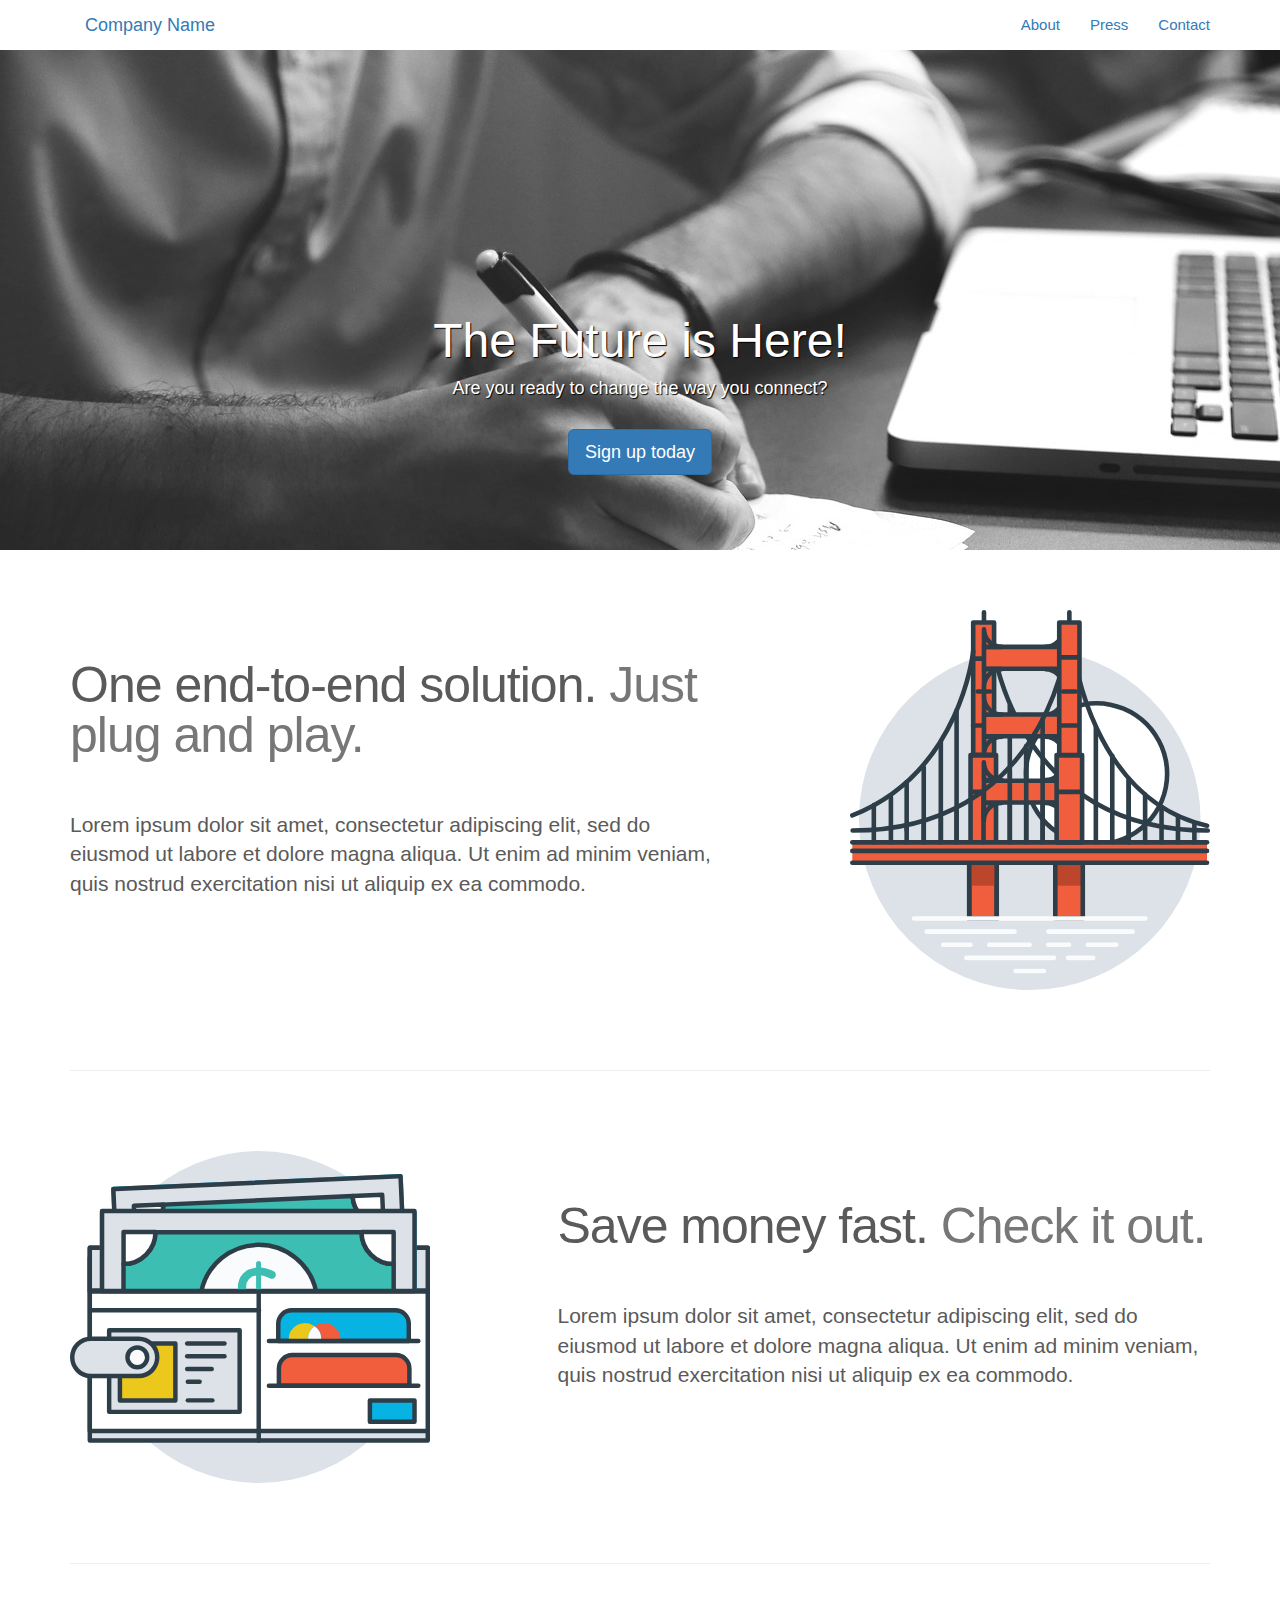
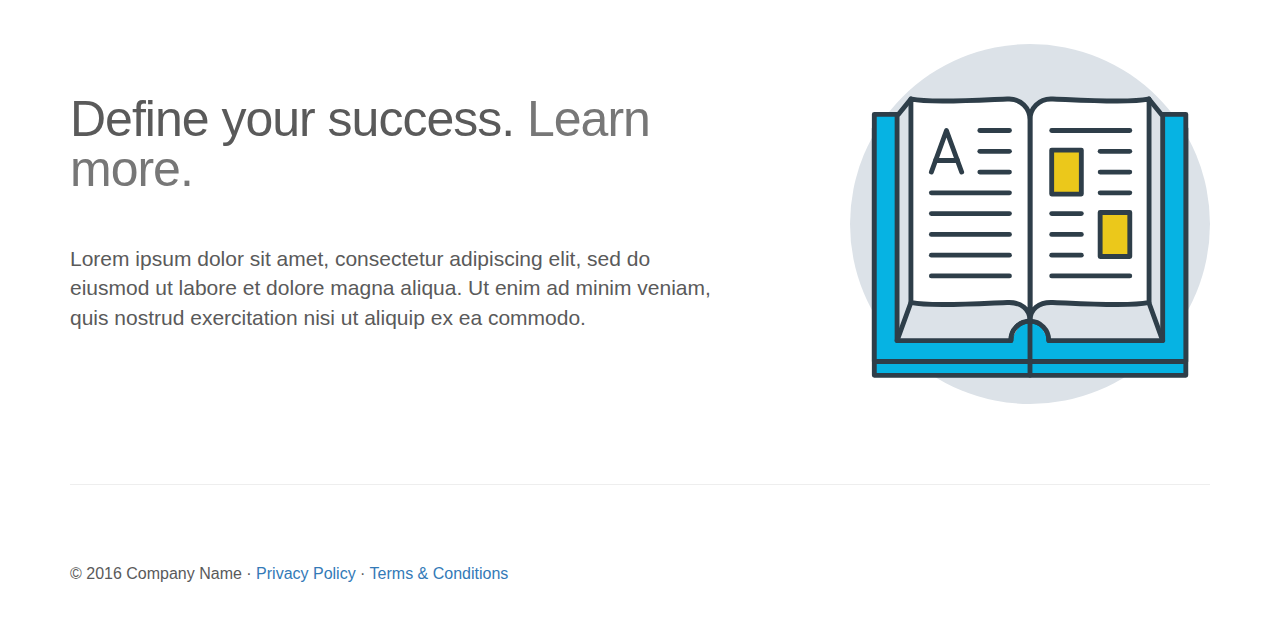
<file: div-soup-clean-up/index.html>
<!DOCTYPE html>
<html lang="en">
  <head>
    <meta charset="utf-8">
    <meta http-equiv="X-UA-Compatible" content="IE=edge">
    <meta name="viewport" content="width=device-width, initial-scale=1">
    <title>Div Soup Clean Up</title>
    <link href="css/bootstrap.min.css" rel="stylesheet">
    <link href="css/styles.css" rel="stylesheet">
    <meta name="udacity-grader" content="http://udacity.github.io/fend/lessons/L5/problem-set/09-div-soup-clean-up/tests.json">
  </head>
  <body>
    <header class="navbar-static-top">
      <section class="container">
          <a class="navbar-brand" href="#">Company Name</a>
          <nav>
            <ul class="nav navbar-nav navbar-right">
              <li><a href="#">About</a></li>
              <li><a href="#">Press</a></li>
              <li><a href="#">Contact</a></li>
            </ul>
          </nav>
        </section>
    </header>
    <section class="container hero">
      <div class="hero-image"></div>
      <div class="hero-text">
        <h1 class="headline">The Future is Here!</h1>
        <p class="teaser">Are you ready to change the way you connect?</p>
        <button class="btn btn-lg btn-primary" href="#">Sign up today</button>
      </div>
    </section>
    <section class="container">
      <article class="row">
        <div class="col-md-7">
          <h2 class="featured-heading">One end-to-end solution. <span class="text-muted">Just plug and play.</span></h2>
          <p class="lead">Lorem ipsum dolor sit amet, consectetur adipiscing elit, sed do eiusmod ut labore et dolore magna aliqua. Ut enim ad minim veniam, quis nostrud exercitation nisi ut aliquip ex ea commodo.</p>
        </div>
        <div class="col-md-4 col-md-offset-1">
          <img class="featured-image img-responsive center-block" src="img/bridge.svg" alt="bridge">
        </div>
      </article>
      <hr class="divider">
      <article class="row">
        <div class="col-md-7 col-md-push-5">
          <h2 class="featured-heading">Save money fast. <span class="text-muted">Check it out.</span></h2>
          <p class="lead">Lorem ipsum dolor sit amet, consectetur adipiscing elit, sed do eiusmod ut labore et dolore magna aliqua. Ut enim ad minim veniam, quis nostrud exercitation nisi ut aliquip ex ea commodo.</p>
        </div>
        <div class="col-md-4 col-md-pull-7">
          <img class="featured-image img-responsive center-block" src="img/wallet.svg" alt="wallet">
        </div>
      </article>
      <hr class="divider">
      <article class="row">
        <div class="col-md-7">
          <h2 class="featured-heading">Define your success. <span class="text-muted">Learn more.</span></h2>
          <p class="lead">Lorem ipsum dolor sit amet, consectetur adipiscing elit, sed do eiusmod ut labore et dolore magna aliqua. Ut enim ad minim veniam, quis nostrud exercitation nisi ut aliquip ex ea commodo.</p>
        </div>
        <div class="col-md-4 col-md-offset-1">
          <img class="featured-image img-responsive center-block" src="img/book.svg" alt="book">
        </div>
      </article>
      <hr class="divider">
      <footer>
        <p>&copy; 2016 Company Name &middot; <a href="#">Privacy Policy</a> &middot; <a href="#">Terms &amp; Conditions</a></p>
      </footer>
    </section>
  </body>
</html>
</file>
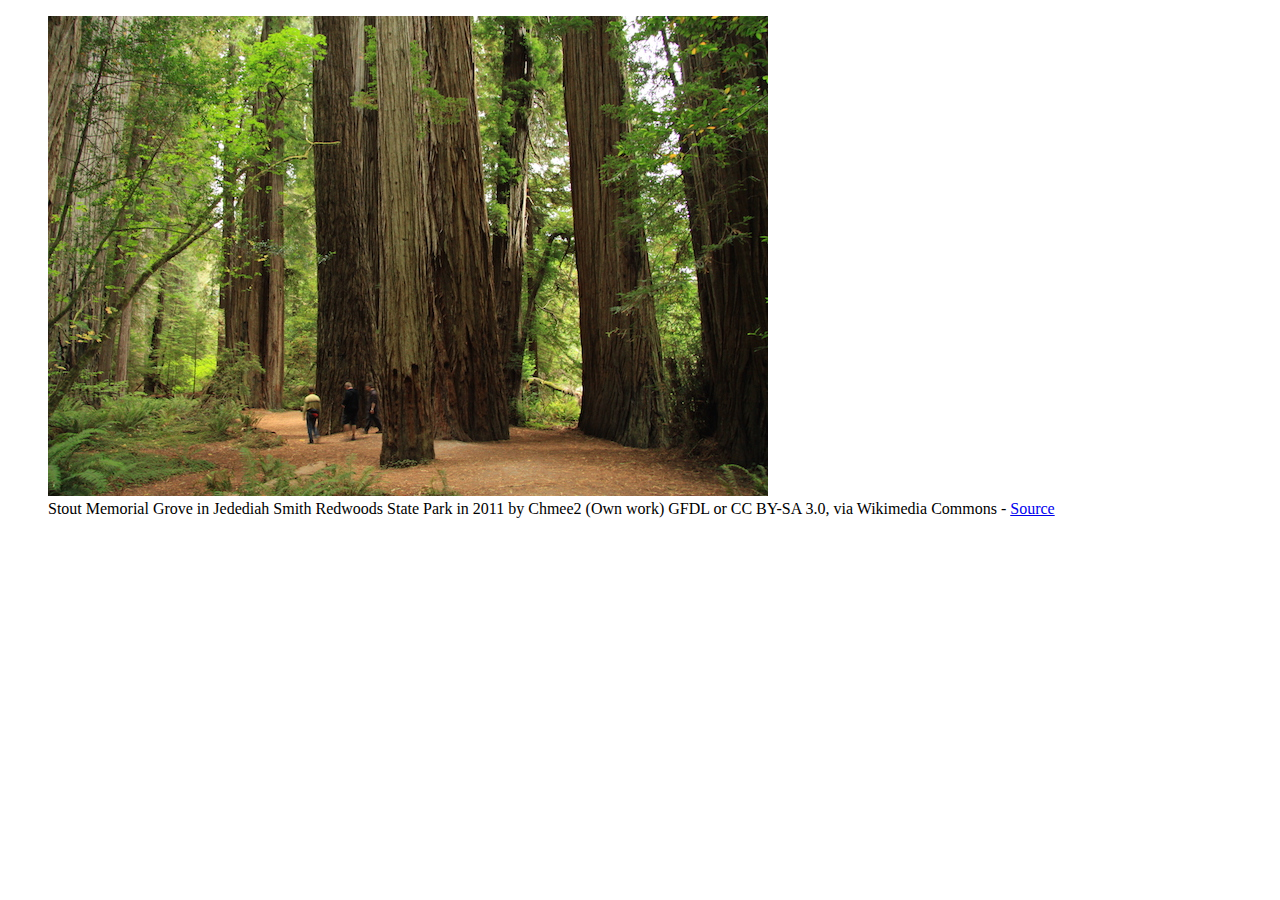
<file: figures/index.html>
<!DOCTYPE html>
<html lang="en">
<head>
  <meta charset="UTF-8">
  <title>Figures Quiz</title>
  <!-- the next line loads the tests for the Udacity Feedback extension -->
  <meta name="udacity-grader" content="http://udacity.github.io/fend/fend-refresh/lesson2/problem-set/figures/tests.json">
</head>
<body>
  <!--
  You'll see some text written like this below: [words that are displayed](http://website.com). This is Markdown syntax for a link. You can think of Markdown as HTML shorthand. You'll need to turn it into HTML that looks like <a href="http://website.com">words that are displayed</a>.

  Learn more about Markdown here: https://daringfireball.net/projects/markdown/
  -->

  <!-- Turn this into HTML! -->
  <figure>
      <img src="redwoods_state_park.jpg" alt="Redwoods State Park">
      <figcaption>
        Stout Memorial Grove in Jedediah Smith Redwoods State Park in 2011 
        by Chmee2 (Own work) GFDL or CC BY-SA 3.0, via Wikimedia Commons - 
        <a href="https://commons.wikimedia.org/wiki/File%3AStout_Memorial_Grove_
        in_Jedediah_Smith_Redwoods_State_Park_in_2011_(22).JPG">Source</a>
  </figure>
</body>
</html>
</file>
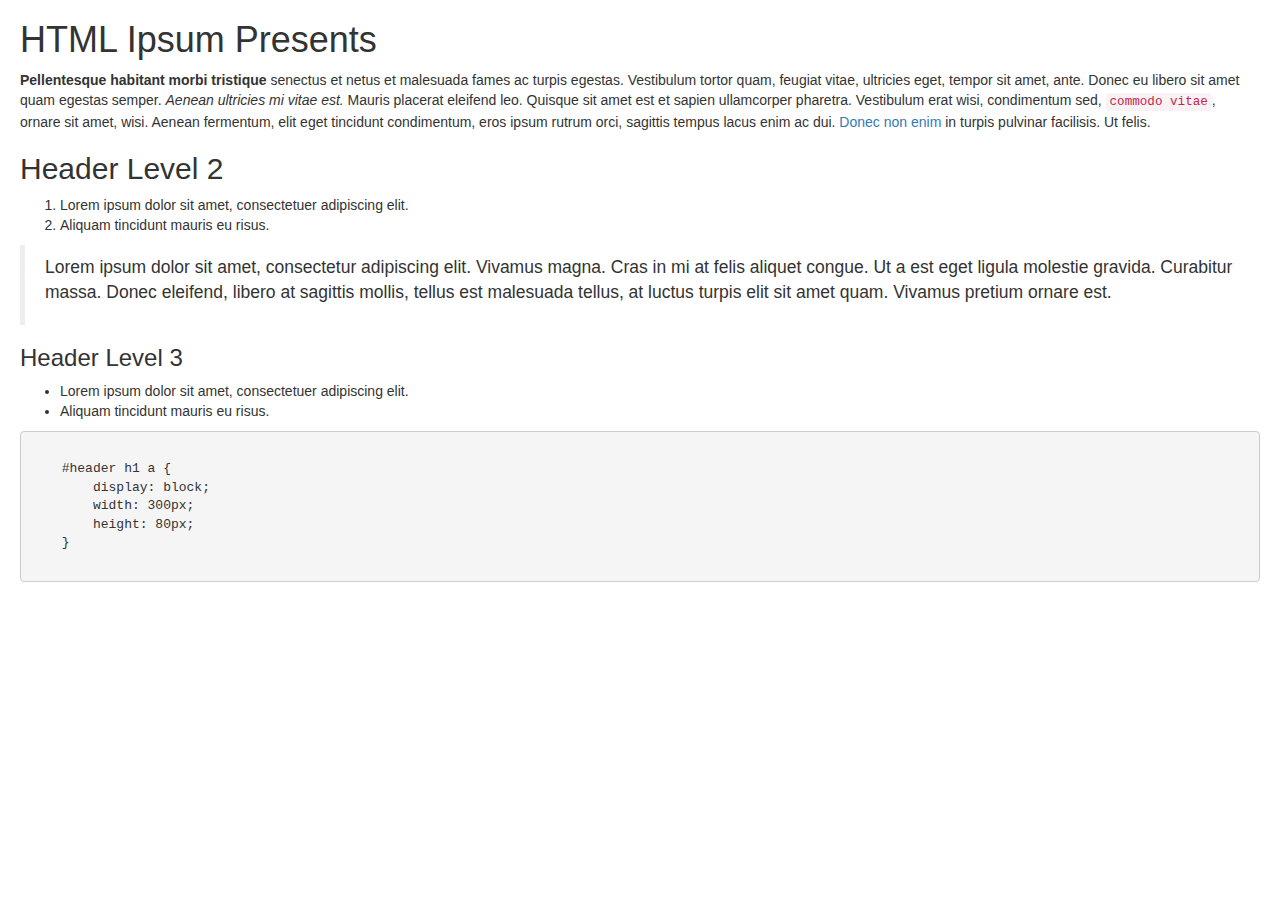
<file: practice-keyboard-shortcuts/index.html>
<!DOCTYPE html>
<html lang="en">
<head>
    <meta charset="UTF-8">
    <title>Keyboard Shortcuts - Practice</title>
    <link rel="stylesheet" type="text/css" href="css/main.css" media="screen">
    <style>
        body {
            padding: 0 20px 0 20px;
        }
    </style>
</head>
<body>
    <h1>HTML Ipsum Presents</h1>
           
    <p><strong>Pellentesque habitant morbi tristique</strong> senectus et netus et malesuada fames ac turpis egestas. Vestibulum tortor quam, feugiat vitae, ultricies eget, tempor sit amet, ante. Donec eu libero sit amet quam egestas semper. <em>Aenean ultricies mi vitae est.</em> Mauris placerat eleifend leo. Quisque sit amet est et sapien ullamcorper pharetra. Vestibulum erat wisi, condimentum sed, <code>commodo vitae</code>, ornare sit amet, wisi. Aenean fermentum, elit eget tincidunt condimentum, eros ipsum rutrum orci, sagittis tempus lacus enim ac dui. <a href="#">Donec non enim</a> in turpis pulvinar facilisis. Ut felis.</p>

    <h2>Header Level 2</h2>
               
    <ol>
       <li>Lorem ipsum dolor sit amet, consectetuer adipiscing elit.</li>
       <li>Aliquam tincidunt mauris eu risus.</li>
    </ol>

    <blockquote><p>Lorem ipsum dolor sit amet, consectetur adipiscing elit. Vivamus magna. Cras in mi at felis aliquet congue. Ut a est eget ligula molestie gravida. Curabitur massa. Donec eleifend, libero at sagittis mollis, tellus est malesuada tellus, at luctus turpis elit sit amet quam. Vivamus pretium ornare est.</p></blockquote>

    <h3>Header Level 3</h3>

    <ul>
       <li>Lorem ipsum dolor sit amet, consectetuer adipiscing elit.</li>
       <li>Aliquam tincidunt mauris eu risus.</li>
    </ul>

    <pre><code>
    #header h1 a { 
        display: block; 
        width: 300px; 
        height: 80px; 
    }
    </code></pre>
</body>
</html>
</file>
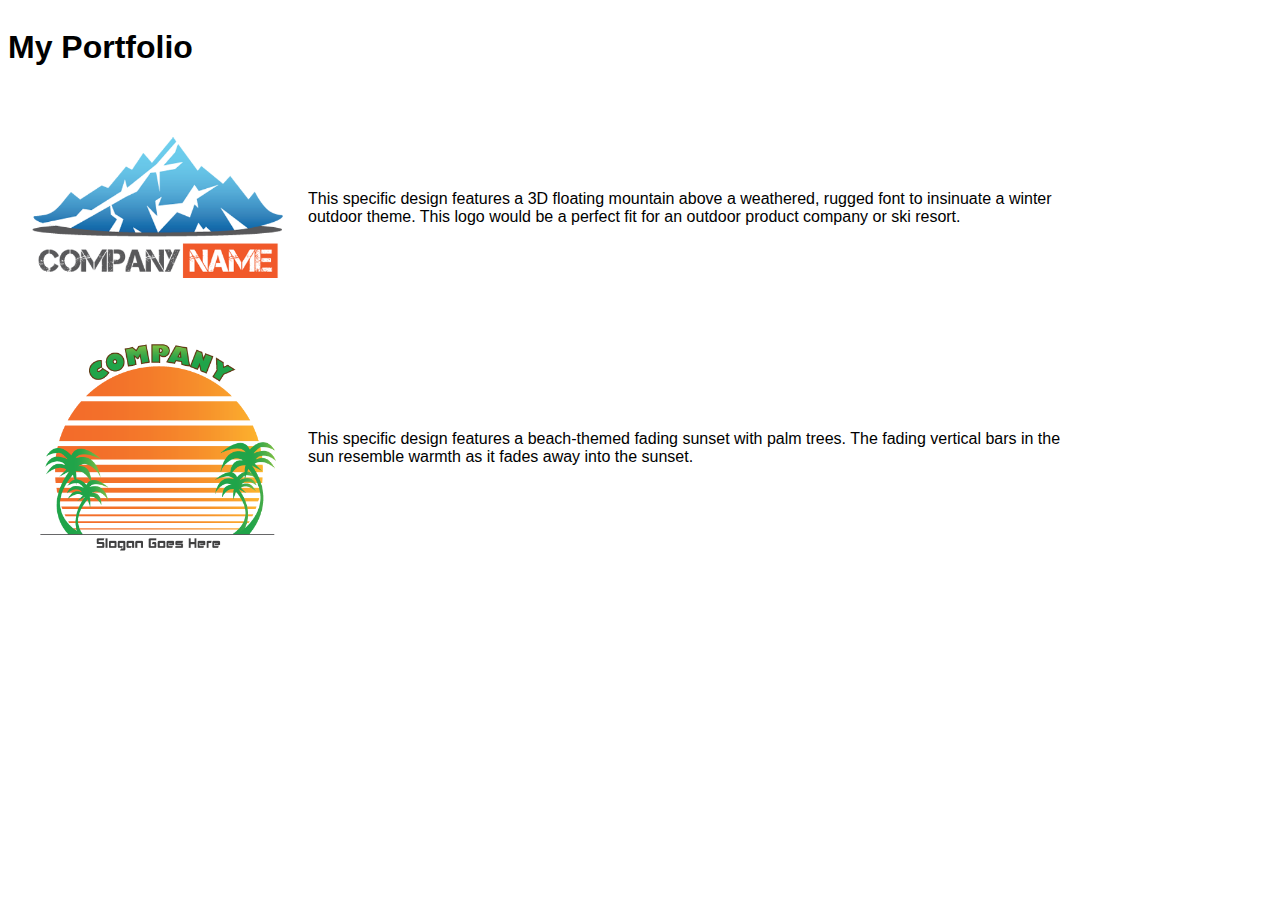
<file: CSS Syntax Problem Set/link-to-a-stylesheet/index.html>
<!DOCTYPE html>

<!-- Instructions: Add a link to the stylesheet 'styles.css' at the designated spot below. -->

<!-- Hints:

* sample link: <link href="path-to-stylesheet/stylesheet.css" rel="stylesheet">
* path to stylesheet: "css/styles.css"

-->

<html>
<head>
	<title>Link to a Stylesheet Quiz</title>
	<!-- the next line loads the tests for the Udacity Feedback extension -->
	<meta name="udacity-grader" content="http://udacity.github.io/fend/lessons/L3/problem-set/10-link-to-a-stylesheet/tests.json">
	<!-- add link here -->
	<link href="css/styles.css" rel="stylesheet">
</head>
<body>
	<div class="container">
		<div class="portfolio">
			<h1>My Portfolio</h1>
			<div class="item">
				<img src="img/out-cold.png" width="300">
				<span>This specific design features a 3D floating mountain above a weathered, rugged font to insinuate a winter outdoor theme. This logo would be a perfect fit for an outdoor product company or ski resort.</span>
			</div>
			<div class="item">
				<img src="img/retro-beach.png" width="300">
				<span>This specific design features a beach-themed fading sunset with palm trees. The fading vertical bars in the sun resemble warmth as it fades away into the sunset.</span>
			</div>
		</div>
	</div>
</body>
</html>
</file>
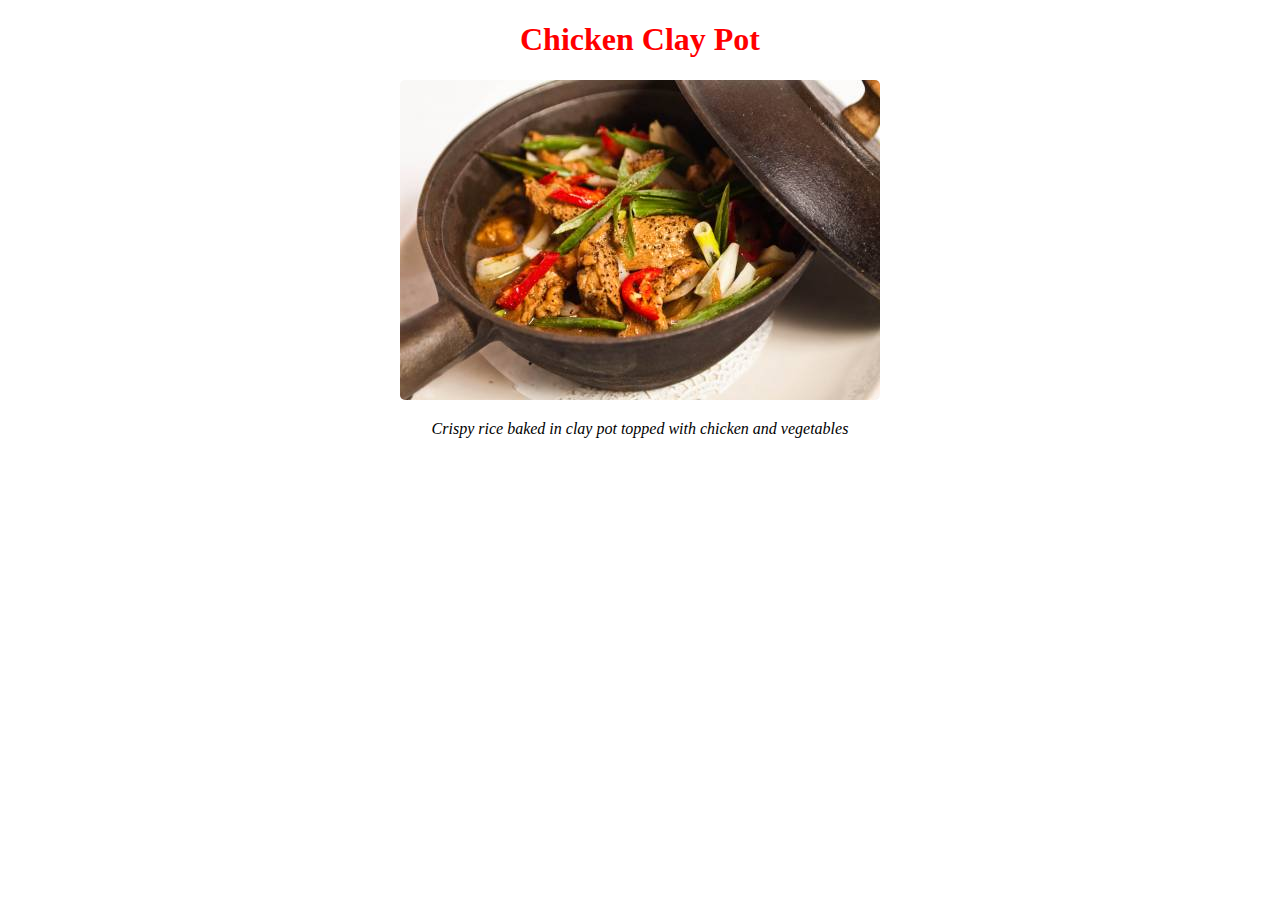
<file: CSS Syntax Problem Set/writing-selectors/index.html>
<!DOCTYPE html>
<html>
<head>
	<title>Writing Selectors Quiz</title>
	<!-- the next line loads the tests for the Udacity Feedback extension -->
	<meta name="udacity-grader" content="http://udacity.github.io/fend/lessons/L3/problem-set/05-writing-selectors/tests.json">
	<style>
		* {
			text-align: center;
		}
		h1 {
			color: red;
		}
		img {
			border-radius: 5px;
		}
		p {
			font-style: italic;
		}
	</style>
</head>
<body>
	<div id="menu">
		<h1 class="item">Chicken Clay Pot</h1>
		<img src="img/clay-pot.jpg" alt="clay pot" class="picture">
		<p class="description">Crispy rice baked in clay pot topped with chicken and vegetables</p>
	</div>
</body>
</html>
</file>
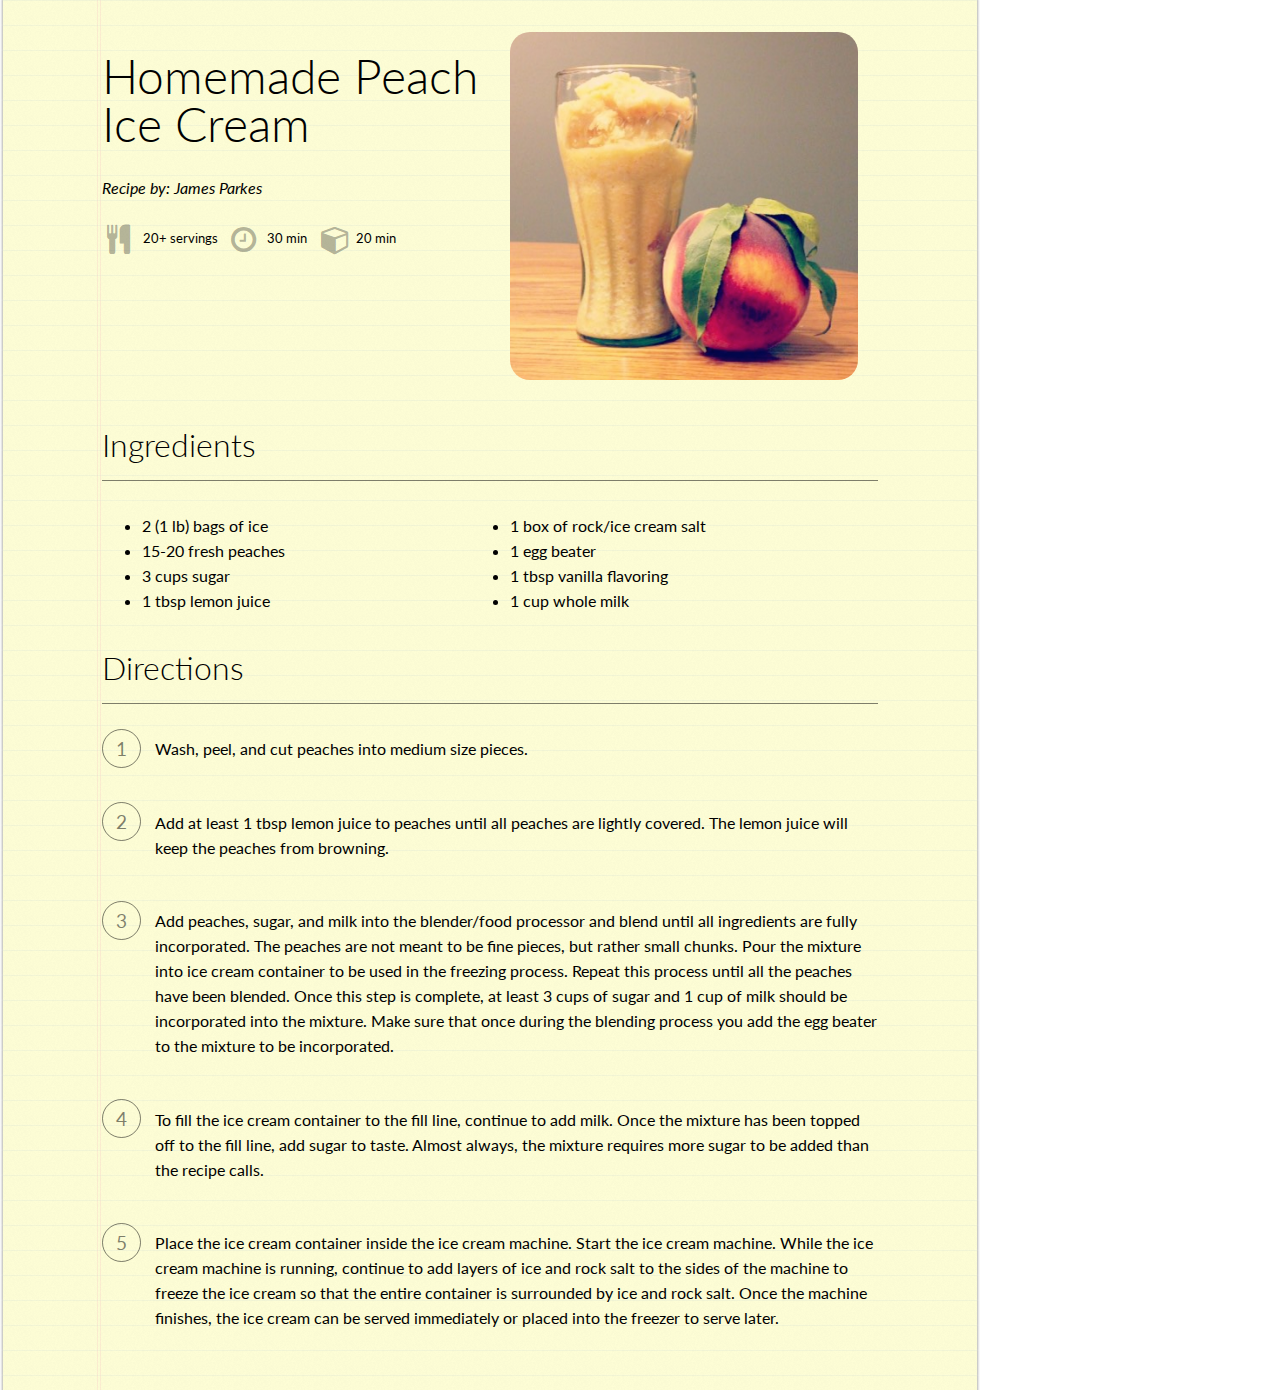
<file: making-peach-ice-cream/making-peach-ice-cream/index.html>
<!DOCTYPE html>
<html lang="en">
<head>
	<meta charset="utf-8">
	<title>Making Peach Ice Cream</title>
	<link href="https://fonts.googleapis.com/css?family=Lato:400,300,700" rel="stylesheet">
	<link rel="stylesheet" href="https://maxcdn.bootstrapcdn.com/font-awesome/4.6.1/css/font-awesome.min.css">
	<link href="css/styles.css" rel="stylesheet">
    <meta name="udacity-grader" content="http://udacity.github.io/fend/lessons/L5/problem-set/07-making-peach-ice-cream/tests.json">
</head>
<body>
	<main class="recipe">
		<section class="section-content clearfix">
			<div class="recipe-image">
				<img src="img/homemade-peach-ice-cream.png" alt="homemade peach ice cream">
			</div>
			<div class="recipe-summary">
				<h2 class="recipe-title">Homemade Peach Ice Cream</h2>
				<p class="recipe-author">
					<em>Recipe by: James Parkes</em>
				</p>
				<ul class="recipe-notes">
					<li class="recipe-note"><span><i class="fa fa-cutlery" aria-hidden="true"></i> 20+ servings</span></li>
					<li class="recipe-note"><span><i class="fa fa-clock-o" aria-hidden="true"></i> 30 min</span></li>
					<li class="recipe-note"><span><i class="fa fa-cube" aria-hidden="true"></i> 20 min</span></li>
				</ul>
			</div>
		</section>
		<section class="section-content clearfix">
			<h3 class="section-title">Ingredients</h3>
			<ul class="recipe-ingredients">
				<li>2 (1 lb) bags of ice</li>
				<li>1 box of rock/ice cream salt</li>
				<li>15-20 fresh peaches</li>
				<li>1 egg beater</li>
				<li>3 cups sugar</li>
				<li>1 tbsp vanilla flavoring</li>
				<li>1 tbsp lemon juice</li>
				<li>1 cup whole milk</li>
			</ul>
		</section>
		<section class="section-content clearfix">
			<h3 class="section-title">Directions</h3>
			<ol class="recipe-directions">
				<li><span>Wash, peel, and cut peaches into medium size pieces.</span></li>
				<li><span>Add at least 1 tbsp lemon juice to peaches until all peaches are lightly covered. The lemon juice will keep the peaches from browning.</span></li>
				<li><span>Add peaches, sugar, and milk into the blender/food processor and blend until all ingredients are fully incorporated. The peaches are not meant to be fine pieces, but rather small chunks. Pour the mixture into ice cream container to be used in the freezing process. Repeat this process until all the peaches have been blended. Once this step is complete, at least 3 cups of sugar and 1 cup of milk should be incorporated into the mixture. Make sure that once during the blending process you add the egg beater to the mixture to be incorporated.</span></li>
				<li><span>To fill the ice cream container to the fill line, continue to add milk. Once the mixture has been topped off to the fill line, add sugar to taste. Almost always, the mixture requires more sugar to be added than the recipe calls.</span></li>
				<li><span>Place the ice cream container inside the ice cream machine. Start the ice cream machine. While the ice cream machine is running, continue to add layers of ice and rock salt to the sides of the machine to freeze the ice cream so that the entire container is surrounded by ice and rock salt. Once the machine finishes, the ice cream can be served immediately or placed into the freezer to serve later.</span></li>
			</ol>
		</section>
	</main>
</body>
</html>
</file>
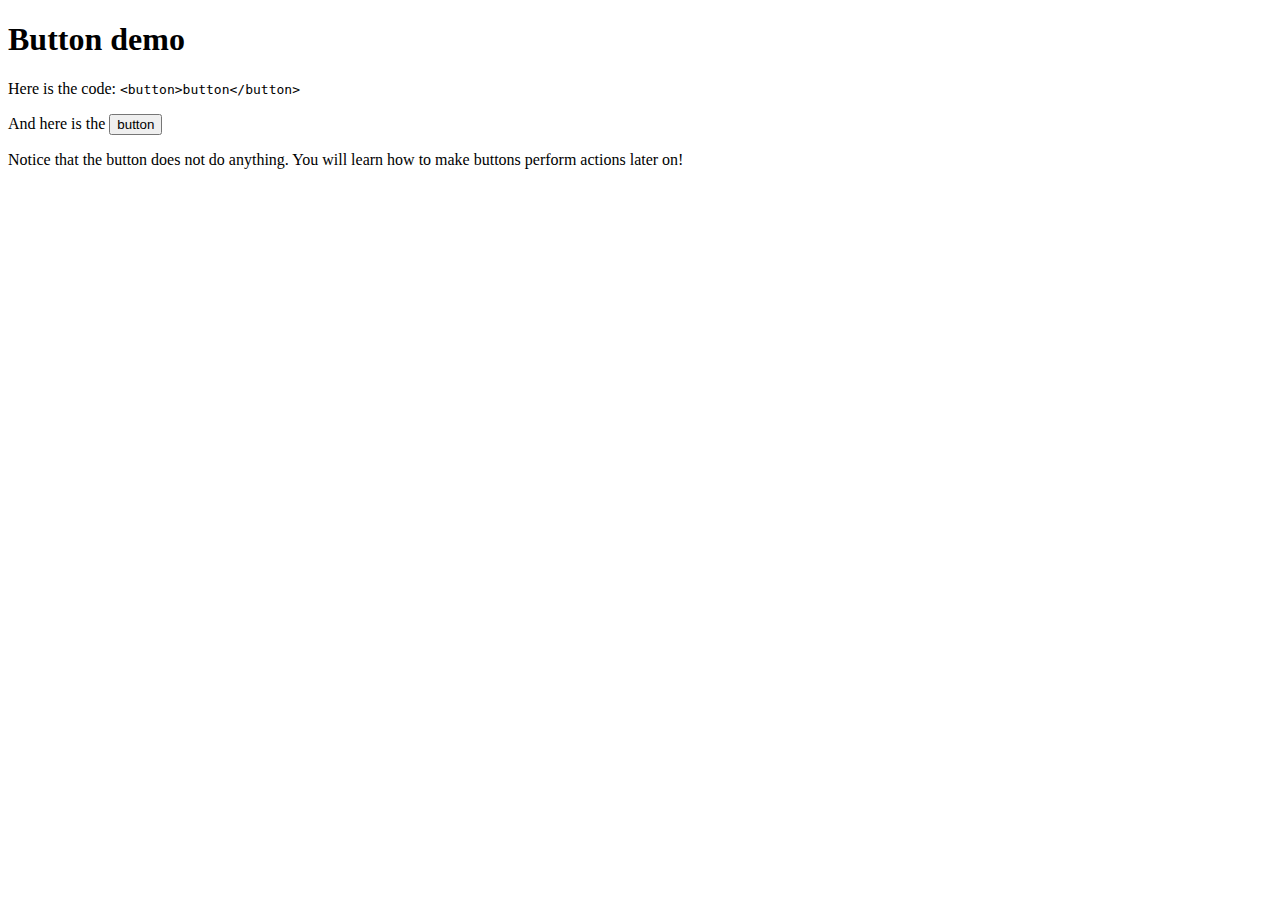
<file: make-a-button.html>
<!DOCTYPE html>
<html>
    <head>
        <title>Title of the page</title>
        <link rel="stylesheet" href="#" type="text/css">
        <script src="#"></script>
        <meta charset="utf-8">
        <meta name="description" content="Short description of the page">
    </head>
    <body>
        <h1>Button demo</h1>
        <p>Here is the code: <code>&lt;button&gt;button&lt;/button&gt;</code></p>
        <p>And here is the <button>button</button></p>
        <p>Notice that the button does not do anything. You will learn 
            how to make buttons perform actions later on!</p>
    </body>
</html>
</file>
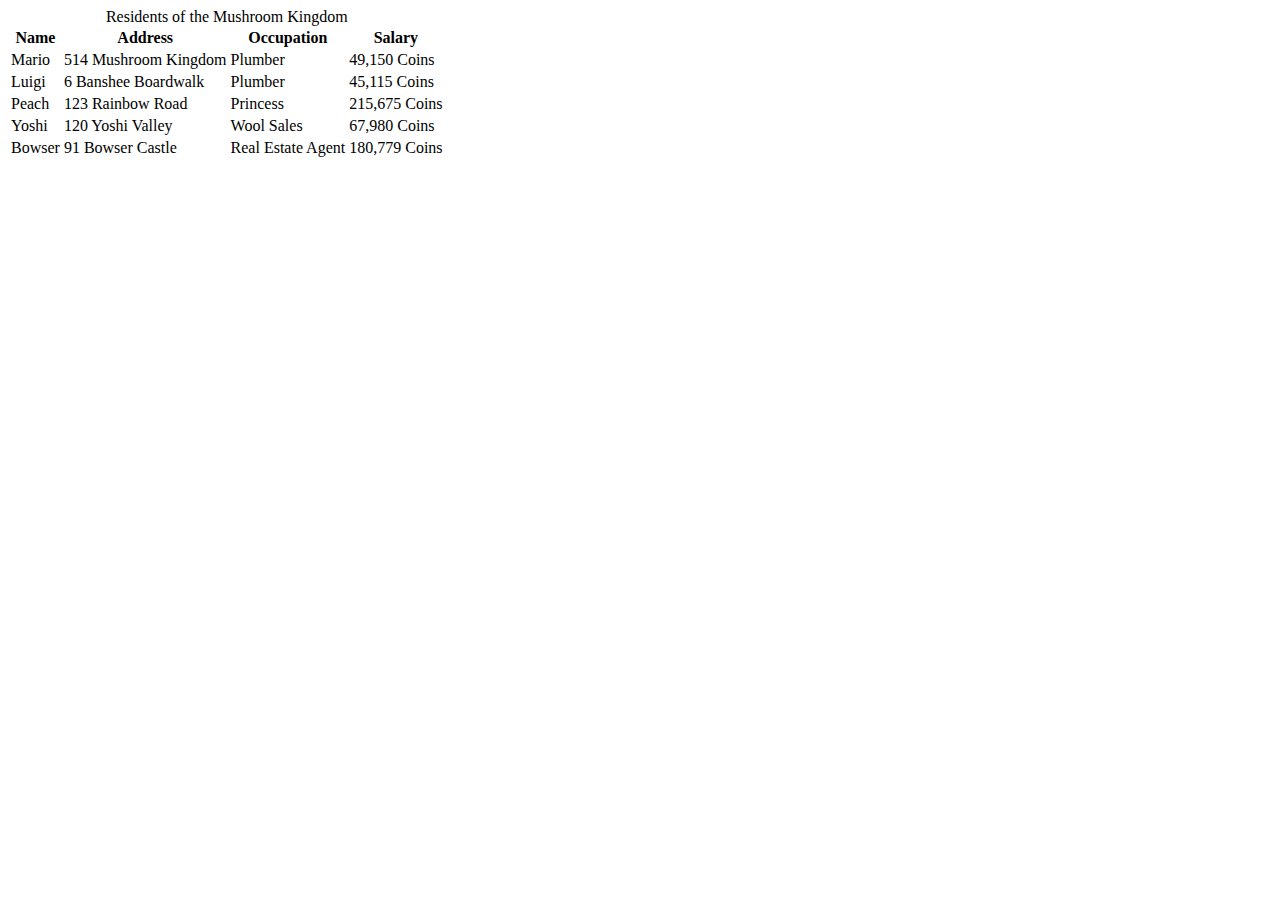
<file: set-the-table.html>
<!DOCTYPE html>

<!-- Instructions: Build a table using the column headings and data set provided. -->

<!--
	Residents of the Mushroom Kingdom

	Column Headings:
	Name / Address / Occupation / Salary

	Data Set:
	Mario / 514 Mushroom Kingdom / Plumber / 49,150 Coins
	Luigi / 6 Banshee Boardwalk / Plumber / 45,115 Coins
	Peach / 123 Rainbow Road / Princess / 215,675 Coins
	Yoshi / 120 Yoshi Valley / Wool Sales / 67,980 Coins
	Bowser / 91 Bowser Castle / Real Estate Agent / 180,779 Coins
-->

<html>
<head>
	<title>Set the Table</title>
</head>
<body>
	<table>
        <caption>Residents of the Mushroom Kingdom</caption>
		<!-- build table here -->
		<thead>
		    <tr>
		        <th>Name</th>
		        <th>Address</th>
		        <th>Occupation</th>
		        <th>Salary</th>
		    </tr>
		</thead>
		<tbody>
		    <tr>
		        <td>Mario</td>
		        <td>514 Mushroom Kingdom</td>
		        <td>Plumber</td>
		        <td>49,150 Coins</td>
		    </tr>
		    <tr>
		        <td>Luigi</td>
		        <td>6 Banshee Boardwalk</td>
		        <td>Plumber</td>
		        <td>45,115 Coins</td>
		    </tr>
		    <tr>
		        <td>Peach</td>
		        <td>123 Rainbow Road</td>
		        <td>Princess</td>
		        <td>215,675 Coins</td>
		    </tr>
		    <tr>
		        <td>Yoshi</td>
		        <td>120 Yoshi Valley</td>
		        <td>Wool Sales</td>
		        <td>67,980 Coins</td>
		    </tr>
		    <tr>
		        <td>Bowser</td>
		        <td>91 Bowser Castle</td>
		        <td>Real Estate Agent</td>
		        <td>180,779 Coins</td>
		    </tr>
		</tbody>
	</table>
</body>
</html>
</file>
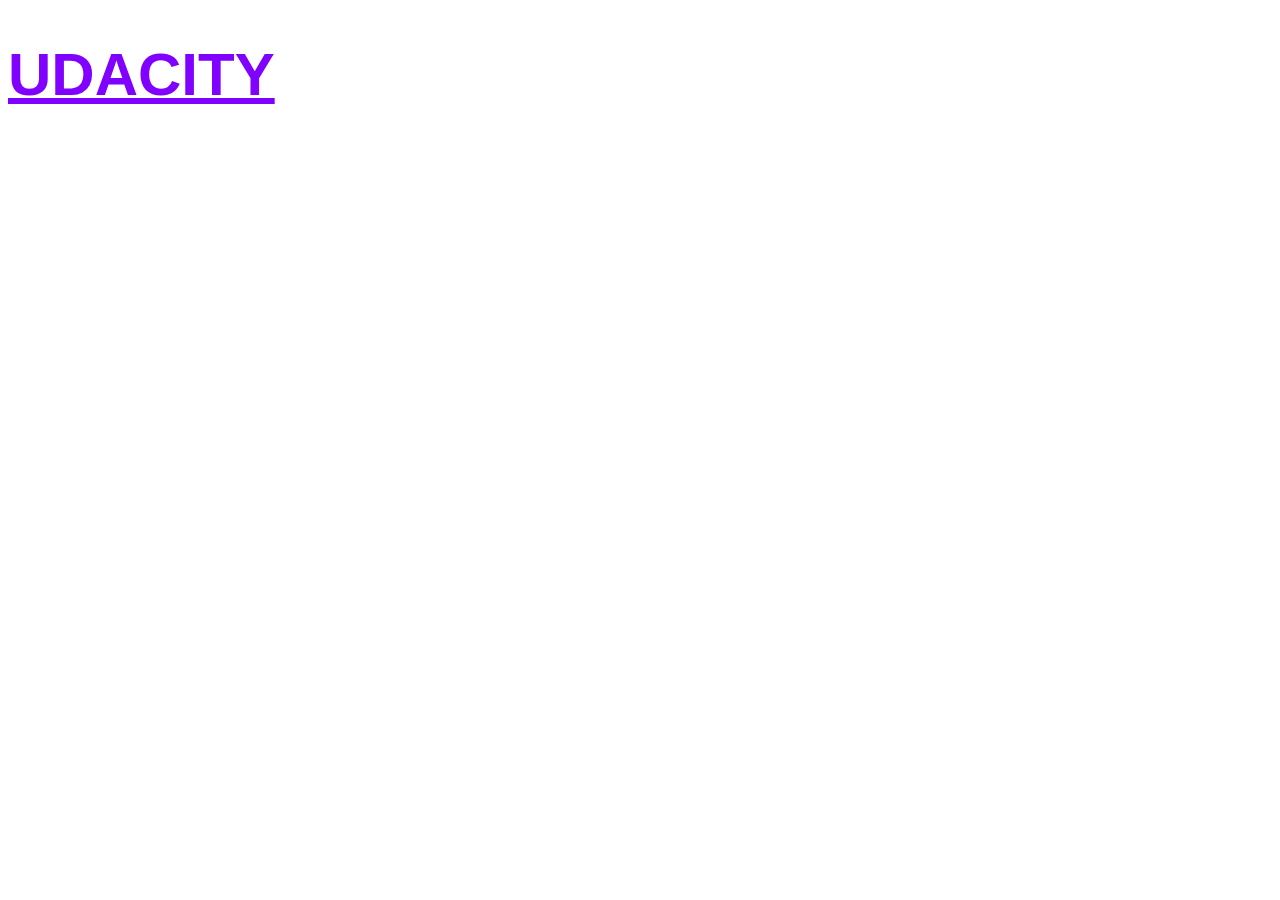
<file: CSS Syntax Problem Set/style-an-font.html>
<!DOCTYPE html>

<!-- Instructions: Replicate the same styling seen in the Udacity text below. -->

<html>
<head>
    <title>Style the Font Quiz</title>
    <style>
    	.udacity-text {
            /* add CSS here */
            font-family: Arial, Helvetica, sans-serif;
            text-transform: uppercase;
            text-decoration: underline;
            color: #8001ff;
            font-size: 60px;
    	}
    </style>
</head>
<body>
    <h1 class="udacity-text">udacity</h1>
</body>
</html>
</file>
<file: div-soup-clean-up/css/styles.css>
html, body {
    font-size: 16px;
    line-height: normal;
}

body {
    padding-bottom: 40px;
    color: #5a5a5a;
}
.navbar {
    margin-bottom: 0;
}
.navbar-nav > li {
    float: left;
    font-size: 15px;
}
.hero {
    position: relative;
    min-width: 100%;
    height: 500px;
    margin-bottom: 60px;
    padding: 0;
}
.hero-image {
    background: url("../img/write.jpg");
    background-size: cover;
    -webkit-filter: grayscale(1);
    filter: grayscale(1);
    width: 100%;
    height: 100%;
}
.hero-text {
    z-index: 10;
    position: absolute;
    left: 0;
    right: 0;
    bottom: 75px;
    text-align: center;
    color: #fff;
}
.hero-text .btn {
    margin-top: 20px;
}
.headline, .teaser {
    text-shadow: 1px 1px 1px #000;
}
.headline {
    font-size: 48px;
}
.teaser {
     font-size: 18px;
}
.carousel-inner > .item > img {
  position: absolute;
  top: 0;
  left: 0;
  min-width: 100%;
  height: 500px;
}
.featured-heading {
    font-size: 50px;
    font-weight: normal;
    line-height: 1;
    letter-spacing: -1px;
    margin: 1em 0;
}
.divider {
    margin: 80px 0;
}
@media (max-width: 991px) {
    .featured-image {
        padding: 2em 2em 0 2em;
        width: 80%;
    }
}

@media (max-width: 768px) {
    .hero {
        margin-bottom: 30px;
    }
    .featured-heading, .lead {
        padding: 0 20px;
    }
    .hero-text p {
    margin-bottom: 20px;
    font-size: 21px;
    line-height: 1.4;
    }
}
</file>
<file: practice-keyboard-shortcuts/css/main.css>
html {
  font-family: sans-serif;
  -ms-text-size-adjust: 100%;
  -webkit-text-size-adjust: 100%;
}
body {
  margin: 0;
}
a {
  background-color: transparent;
}
b,
strong {
  font-weight: bold;
}
dfn {
  font-style: italic;
}
h1 {
  font-size: 2em;
  margin: 0.67em 0;
}
mark {
  background: #ff0;
  color: #000;
}
small {
  font-size: 80%;
}
sub,
sup {
  font-size: 75%;
  line-height: 0;
  position: relative;
  vertical-align: baseline;
}
sup {
  top: -0.5em;
}
sub {
  bottom: -0.25em;
}
img {
  border: 0;
}
figure {
  margin: 1em 40px;
}
hr {
  -webkit-box-sizing: content-box;
     -moz-box-sizing: content-box;
          box-sizing: content-box;
  height: 0;
}
pre {
  overflow: auto;
}
code,
kbd,
pre,
samp {
  font-family: monospace, monospace;
  font-size: 1em;
}
fieldset {
  border: 1px solid #c0c0c0;
  margin: 0 2px;
  padding: 0.35em 0.625em 0.75em;
}
legend {
  border: 0;
  padding: 0;
}
textarea {
  overflow: auto;
}
optgroup {
  font-weight: bold;
}
table {
  border-collapse: collapse;
  border-spacing: 0;
}
td,
th {
  padding: 0;
}
* {
  -webkit-box-sizing: border-box;
  -moz-box-sizing: border-box;
  box-sizing: border-box;
}
html {
  font-size: 10px;
  -webkit-tap-highlight-color: rgba(0, 0, 0, 0);
}
body {
  font-family: "Helvetica Neue", Helvetica, Arial, sans-serif;
  font-size: 14px;
  line-height: 1.42857143;
  color: #333333;
  background-color: #ffffff;
}
input,
button,
select,
textarea {
  font-family: inherit;
  font-size: inherit;
  line-height: inherit;
}
a {
  color: #337ab7;
  text-decoration: none;
}
figure {
  margin: 0;
}
img {
  vertical-align: middle;
}
hr {
  margin-top: 20px;
  margin-bottom: 20px;
  border: 0;
  border-top: 1px solid #eeeeee;
}
h1,
h2,
h3,
h4,
h5,
h6 {
  font-family: inherit;
  font-weight: 500;
  line-height: 1.1;
  color: inherit;
}
h1,
h2,
h3 {
  margin-top: 20px;
  margin-bottom: 10px;
}
h4,
h5,
h6 {
  margin-top: 10px;
  margin-bottom: 10px;
}
h1 {
  font-size: 36px;
}
h2 {
  font-size: 30px;
}
h3 {
  font-size: 24px;
}
h4 {
  font-size: 18px;
}
h5 {
  font-size: 14px;
}
h6 {
  font-size: 12px;
}
p {
  margin: 0 0 10px;
}
ul,
ol {
  margin-top: 0;
  margin-bottom: 10px;
}
ul ul,
ol ul,
ul ol,
ol ol {
  margin-bottom: 0;
}
blockquote {
  padding: 10px 20px;
  margin: 0 0 20px;
  font-size: 17.5px;
  border-left: 5px solid #eeeeee;
}
address {
  margin-bottom: 20px;
  font-style: normal;
  line-height: 1.42857143;
}
code,
kbd,
pre,
samp {
  font-family: Menlo, Monaco, Consolas, "Courier New", monospace;
}
code {
  padding: 2px 4px;
  font-size: 90%;
  color: #c7254e;
  background-color: #f9f2f4;
  border-radius: 4px;
}
kbd {
  padding: 2px 4px;
  font-size: 90%;
  color: #ffffff;
  background-color: #333333;
  border-radius: 3px;
  -webkit-box-shadow: inset 0 -1px 0 rgba(0, 0, 0, 0.25);
          box-shadow: inset 0 -1px 0 rgba(0, 0, 0, 0.25);
}
kbd kbd {
  padding: 0;
  font-size: 100%;
  font-weight: bold;
  -webkit-box-shadow: none;
          box-shadow: none;
}
pre {
  display: block;
  padding: 9.5px;
  margin: 0 0 10px;
  font-size: 13px;
  line-height: 1.42857143;
  word-break: break-all;
  word-wrap: break-word;
  color: #333333;
  background-color: #f5f5f5;
  border: 1px solid #cccccc;
  border-radius: 4px;
}
pre code {
  padding: 0;
  font-size: inherit;
  color: inherit;
  white-space: pre-wrap;
  background-color: transparent;
  border-radius: 0;
}
table {
  background-color: transparent;
}
caption {
  padding-top: 8px;
  padding-bottom: 8px;
  color: #777777;
  text-align: left;
}
th {
  text-align: left;
}
</file>
<file: CSS Syntax Problem Set/link-to-a-stylesheet/css/styles.css>
body {
	font-family: 'Roboto', sans-serif;
}
.container {
	display: flex;
	flex-wrap: wrap;
}
.menu {
	width: 15%;
}
.portfolio {
	width: 85%;
}
.item {
	width: 100%;
	clear: both;
}
.item img {
	float: left
}
.item span {
	display: table-cell;
	vertical-align: middle;
	height: 240px;
}
</file>
<file: making-peach-ice-cream/making-peach-ice-cream/css/styles.css>
/* Global */
* {
	/* you'll want to use this for something... boxy. */
	box-sizing: border-box;
}

body {
	font-family: 'Lato', sans-serif;
	font-size: 16px;
	background: url(../img/paper.png) repeat-y;
	width: 980px;
	margin: 0;
}

h1, h2, h3, h4, h5, h6 {
	font-weight: 300;
}

/* Helpers */
.clearfix {
	/* you'll learn more about this later in the positioning lesson */
	clear: both;
}

/* Big sections of content */
.section-content {
	width: 100%;
	overflow: hidden;
}

.section-title {
	font-size: 32px;
	line-height: 38px;
	border-bottom: 1px solid #000;
	border-bottom: 1px solid rgba(0, 0, 0, 0.5);
	padding-bottom: 16px;
	margin-top: 20px;
}

/* Font Awesome - http://fontawesome.io/ */
.fa {
	color: #ccc;
	color: rgba(0, 0, 0, 0.3);
	margin-right: 0.3rem;
	font-size: 2.3em;
	vertical-align: middle;
	width: 28px;
}

/* Recipe */
.recipe {
	padding: 0.75rem;
	line-height: 25px;
	width: 800px;
	margin: 0 auto;
}

.recipe-summary {
	width: 50%;
	float: left;
}

.recipe-title {
	font-size: 48px;
	line-height: 1em;
	margin-bottom: 1rem;
}

.recipe-author {
	margin-top: 1.7em;
}

.recipe-notes {
	margin: 1.5rem 0;
	padding: 0;
	list-style-type: none;
}

.recipe-note {
	font-size: 0.8rem;
	margin: 1rem 0.3rem 1rem;
	display: inline;
}

.recipe-image {
	width: 50%;
	float: right;
	padding: 1.25rem;
}

.recipe-image img {
	width: 100%;
	border-radius: 20px;
}

.recipe-ingredients {
	overflow: hidden;
}

.recipe-ingredients li {
	width: 50%;
	float: left;
}

.recipe-directions {
	margin: 0;
	padding: 0;
	list-style-type: none;
}

.recipe-directions li {
	counter-increment: step-counter;
	margin-bottom: 3rem;
}

.recipe-directions li span {
	display: block;
	margin: -1.6rem 0 0 3.3rem;
}

.recipe-directions li::before {
	content: counter(step-counter);
	font-size: 1.2rem;
	color: #000;
	color: rgba(0, 0, 0, 0.5);
	padding: 7px 13px;
	border: 1px solid #000;
	border: 1px solid rgba(0, 0, 0, 0.5);
	border-radius: 50%;
}

/* Responsiveness. You'll learn more about this in Responsive Web Design Fundamentals! */
@media (max-width: 800px) {
	.recipe,
	.recipe-image,
	.recipe-summary {
		width: 100%;
	}
	.recipe-image {
		float: left;
		padding: 0;
	}
	.recipe-ingredients li {
		width: 100%;
	}
}
</file>
